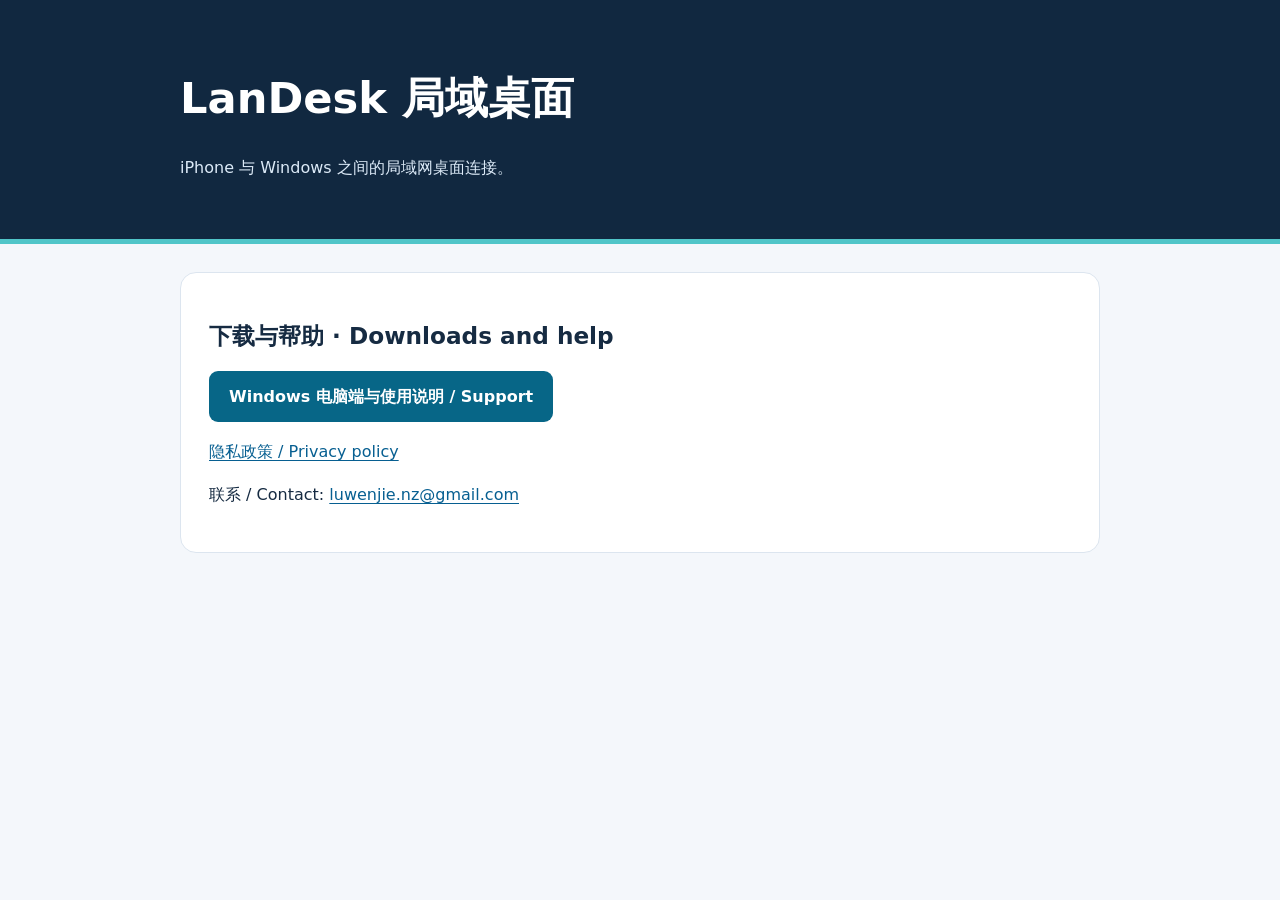
<file: index.html>
<!doctype html><html lang="zh-Hans"><head><meta charset="utf-8"><meta name="viewport" content="width=device-width,initial-scale=1"><title>LanDesk 局域桌面</title><link rel="stylesheet" href="style.css"></head><body><header><h1>LanDesk 局域桌面</h1><p>iPhone 与 Windows 之间的局域网桌面连接。</p></header><main><article><h2>下载与帮助 · Downloads and help</h2><p><a class="button" href="support.html">Windows 电脑端与使用说明 / Support</a></p><p><a href="privacy.html">隐私政策 / Privacy policy</a></p><p>联系 / Contact: <a href="mailto:luwenjie.nz@gmail.com">luwenjie.nz@gmail.com</a></p></article></main></body></html>
</file>
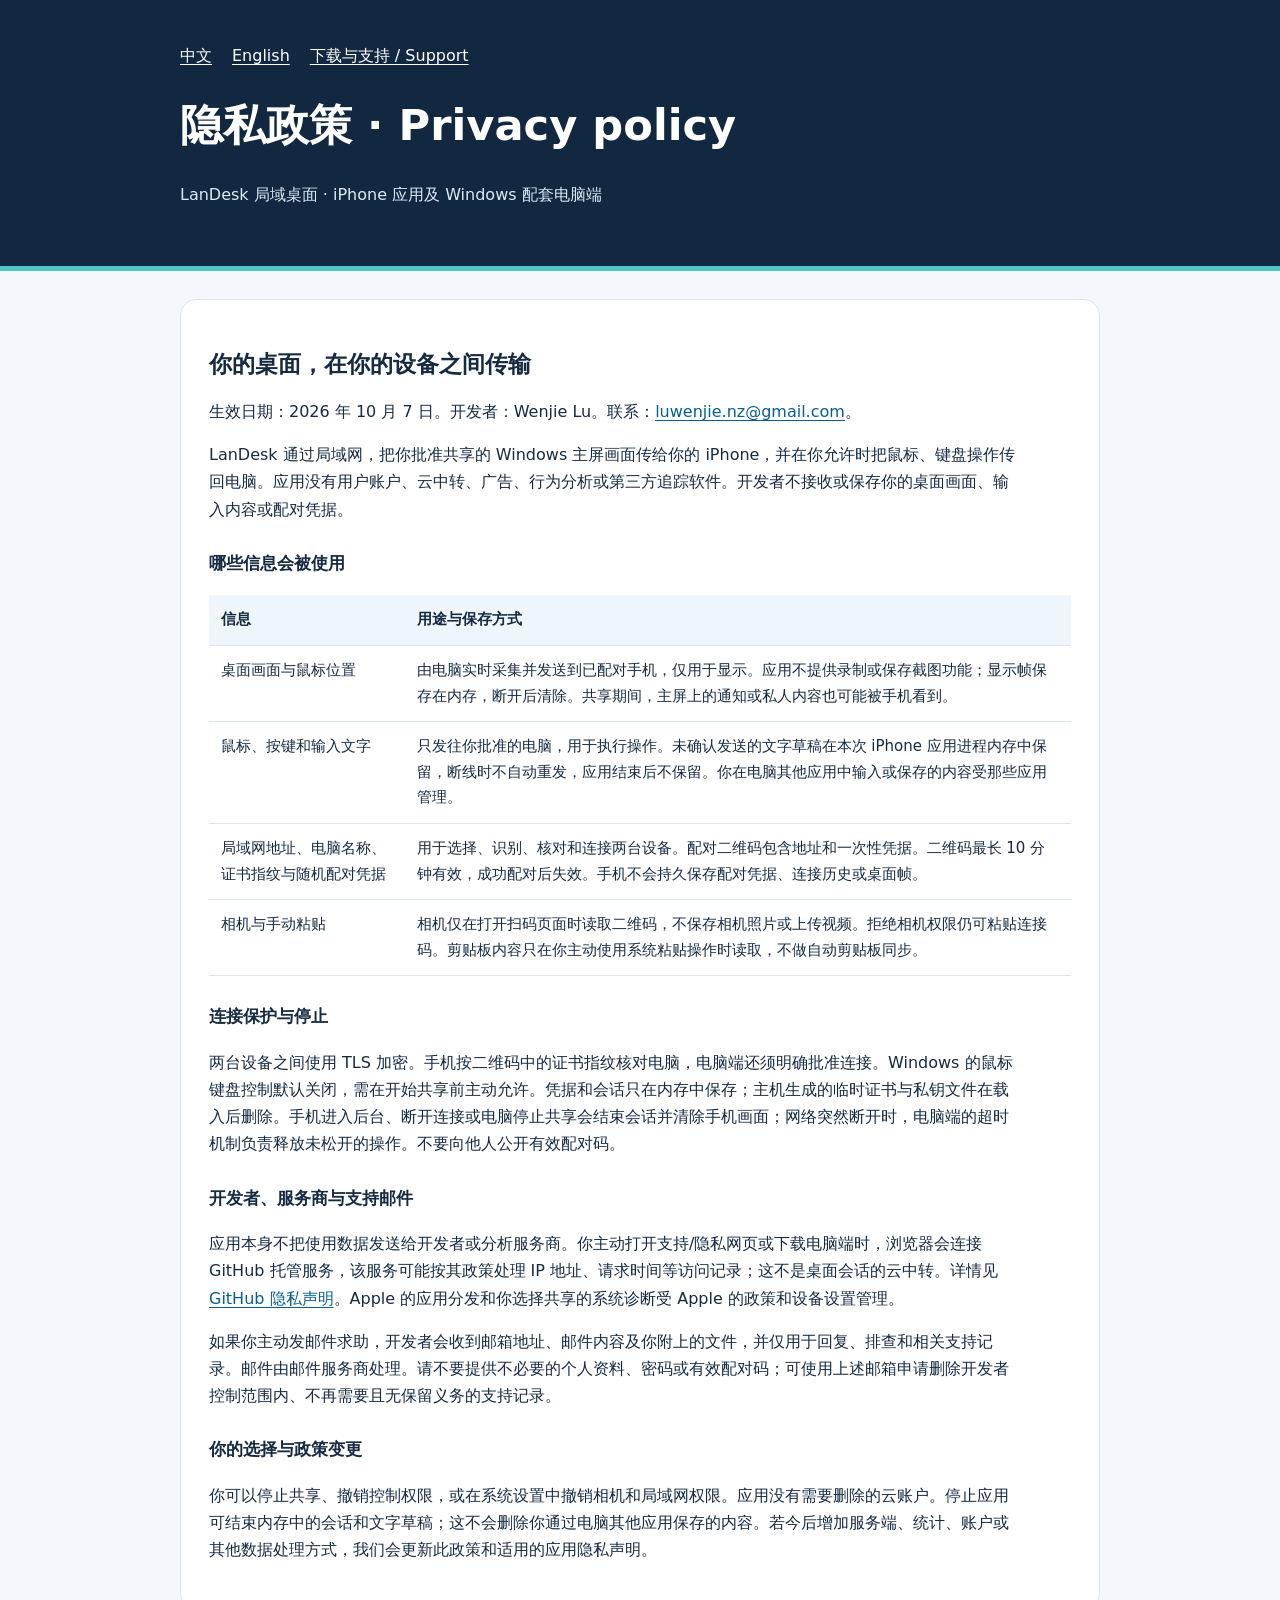
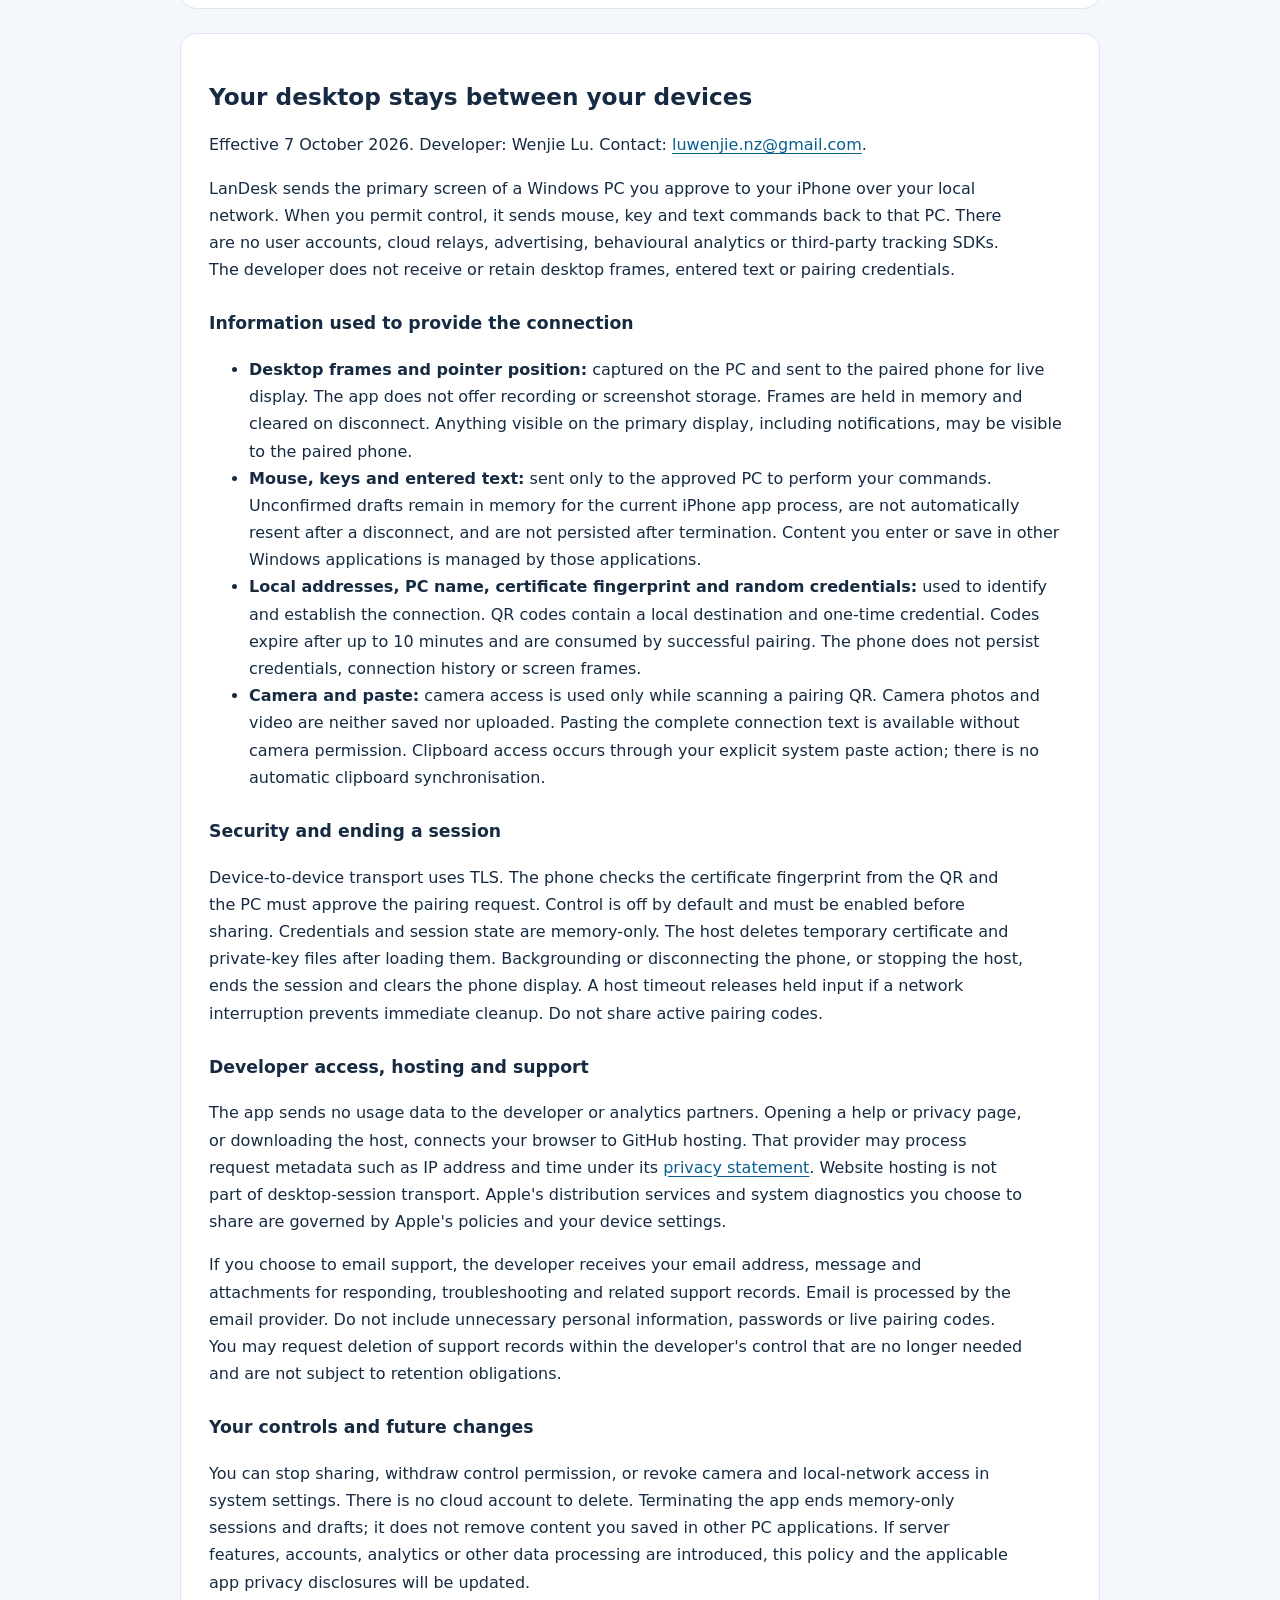
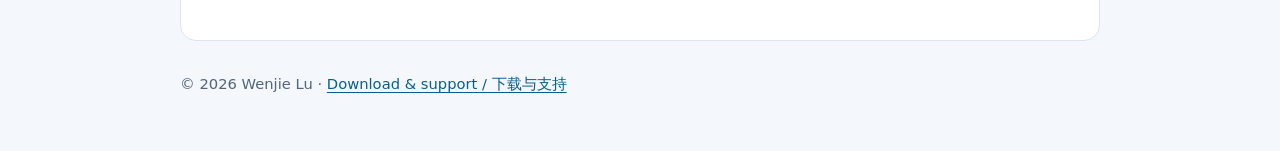
<file: privacy.html>
<!doctype html>
<html lang="zh-Hans"><head><meta charset="utf-8"><meta name="viewport" content="width=device-width,initial-scale=1"><meta name="description" content="LanDesk 局域桌面的数据处理、局域网连接和隐私说明。"><title>LanDesk · 隐私政策 / Privacy</title><link rel="stylesheet" href="style.css"></head><body>
<header><nav aria-label="页面导航"><a href="#zh">中文</a><a href="#en">English</a><a href="support.html">下载与支持 / Support</a></nav><h1>隐私政策 · Privacy policy</h1><p>LanDesk 局域桌面 · iPhone 应用及 Windows 配套电脑端</p></header><main>
<article id="zh" lang="zh-Hans"><h2>你的桌面，在你的设备之间传输</h2><p>生效日期：2026 年 10 月 7 日。开发者：Wenjie Lu。联系：<a href="mailto:luwenjie.nz@gmail.com">luwenjie.nz@gmail.com</a>。</p><p>LanDesk 通过局域网，把你批准共享的 Windows 主屏画面传给你的 iPhone，并在你允许时把鼠标、键盘操作传回电脑。应用没有用户账户、云中转、广告、行为分析或第三方追踪软件。开发者不接收或保存你的桌面画面、输入内容或配对凭据。</p>
<h3>哪些信息会被使用</h3><table><thead><tr><th>信息</th><th>用途与保存方式</th></tr></thead><tbody><tr><td>桌面画面与鼠标位置</td><td>由电脑实时采集并发送到已配对手机，仅用于显示。应用不提供录制或保存截图功能；显示帧保存在内存，断开后清除。共享期间，主屏上的通知或私人内容也可能被手机看到。</td></tr><tr><td>鼠标、按键和输入文字</td><td>只发往你批准的电脑，用于执行操作。未确认发送的文字草稿在本次 iPhone 应用进程内存中保留，断线时不自动重发，应用结束后不保留。你在电脑其他应用中输入或保存的内容受那些应用管理。</td></tr><tr><td>局域网地址、电脑名称、证书指纹与随机配对凭据</td><td>用于选择、识别、核对和连接两台设备。配对二维码包含地址和一次性凭据。二维码最长 10 分钟有效，成功配对后失效。手机不会持久保存配对凭据、连接历史或桌面帧。</td></tr><tr><td>相机与手动粘贴</td><td>相机仅在打开扫码页面时读取二维码，不保存相机照片或上传视频。拒绝相机权限仍可粘贴连接码。剪贴板内容只在你主动使用系统粘贴操作时读取，不做自动剪贴板同步。</td></tr></tbody></table>
<h3>连接保护与停止</h3><p>两台设备之间使用 TLS 加密。手机按二维码中的证书指纹核对电脑，电脑端还须明确批准连接。Windows 的鼠标键盘控制默认关闭，需在开始共享前主动允许。凭据和会话只在内存中保存；主机生成的临时证书与私钥文件在载入后删除。手机进入后台、断开连接或电脑停止共享会结束会话并清除手机画面；网络突然断开时，电脑端的超时机制负责释放未松开的操作。不要向他人公开有效配对码。</p>
<h3>开发者、服务商与支持邮件</h3><p>应用本身不把使用数据发送给开发者或分析服务商。你主动打开支持/隐私网页或下载电脑端时，浏览器会连接 GitHub 托管服务，该服务可能按其政策处理 IP 地址、请求时间等访问记录；这不是桌面会话的云中转。详情见 <a href="https://docs.github.com/en/site-policy/privacy-policies/github-general-privacy-statement">GitHub 隐私声明</a>。Apple 的应用分发和你选择共享的系统诊断受 Apple 的政策和设备设置管理。</p><p>如果你主动发邮件求助，开发者会收到邮箱地址、邮件内容及你附上的文件，并仅用于回复、排查和相关支持记录。邮件由邮件服务商处理。请不要提供不必要的个人资料、密码或有效配对码；可使用上述邮箱申请删除开发者控制范围内、不再需要且无保留义务的支持记录。</p>
<h3>你的选择与政策变更</h3><p>你可以停止共享、撤销控制权限，或在系统设置中撤销相机和局域网权限。应用没有需要删除的云账户。停止应用可结束内存中的会话和文字草稿；这不会删除你通过电脑其他应用保存的内容。若今后增加服务端、统计、账户或其他数据处理方式，我们会更新此政策和适用的应用隐私声明。</p></article>
<article id="en" lang="en"><h2>Your desktop stays between your devices</h2><p>Effective 7 October 2026. Developer: Wenjie Lu. Contact: <a href="mailto:luwenjie.nz@gmail.com">luwenjie.nz@gmail.com</a>.</p><p>LanDesk sends the primary screen of a Windows PC you approve to your iPhone over your local network. When you permit control, it sends mouse, key and text commands back to that PC. There are no user accounts, cloud relays, advertising, behavioural analytics or third-party tracking SDKs. The developer does not receive or retain desktop frames, entered text or pairing credentials.</p>
<h3>Information used to provide the connection</h3><ul><li><strong>Desktop frames and pointer position:</strong> captured on the PC and sent to the paired phone for live display. The app does not offer recording or screenshot storage. Frames are held in memory and cleared on disconnect. Anything visible on the primary display, including notifications, may be visible to the paired phone.</li><li><strong>Mouse, keys and entered text:</strong> sent only to the approved PC to perform your commands. Unconfirmed drafts remain in memory for the current iPhone app process, are not automatically resent after a disconnect, and are not persisted after termination. Content you enter or save in other Windows applications is managed by those applications.</li><li><strong>Local addresses, PC name, certificate fingerprint and random credentials:</strong> used to identify and establish the connection. QR codes contain a local destination and one-time credential. Codes expire after up to 10 minutes and are consumed by successful pairing. The phone does not persist credentials, connection history or screen frames.</li><li><strong>Camera and paste:</strong> camera access is used only while scanning a pairing QR. Camera photos and video are neither saved nor uploaded. Pasting the complete connection text is available without camera permission. Clipboard access occurs through your explicit system paste action; there is no automatic clipboard synchronisation.</li></ul>
<h3>Security and ending a session</h3><p>Device-to-device transport uses TLS. The phone checks the certificate fingerprint from the QR and the PC must approve the pairing request. Control is off by default and must be enabled before sharing. Credentials and session state are memory-only. The host deletes temporary certificate and private-key files after loading them. Backgrounding or disconnecting the phone, or stopping the host, ends the session and clears the phone display. A host timeout releases held input if a network interruption prevents immediate cleanup. Do not share active pairing codes.</p>
<h3>Developer access, hosting and support</h3><p>The app sends no usage data to the developer or analytics partners. Opening a help or privacy page, or downloading the host, connects your browser to GitHub hosting. That provider may process request metadata such as IP address and time under its <a href="https://docs.github.com/en/site-policy/privacy-policies/github-general-privacy-statement">privacy statement</a>. Website hosting is not part of desktop-session transport. Apple's distribution services and system diagnostics you choose to share are governed by Apple's policies and your device settings.</p><p>If you choose to email support, the developer receives your email address, message and attachments for responding, troubleshooting and related support records. Email is processed by the email provider. Do not include unnecessary personal information, passwords or live pairing codes. You may request deletion of support records within the developer's control that are no longer needed and are not subject to retention obligations.</p>
<h3>Your controls and future changes</h3><p>You can stop sharing, withdraw control permission, or revoke camera and local-network access in system settings. There is no cloud account to delete. Terminating the app ends memory-only sessions and drafts; it does not remove content you saved in other PC applications. If server features, accounts, analytics or other data processing are introduced, this policy and the applicable app privacy disclosures will be updated.</p></article>
</main><footer>© 2026 Wenjie Lu · <a href="support.html">Download &amp; support / 下载与支持</a></footer></body></html>
</file>
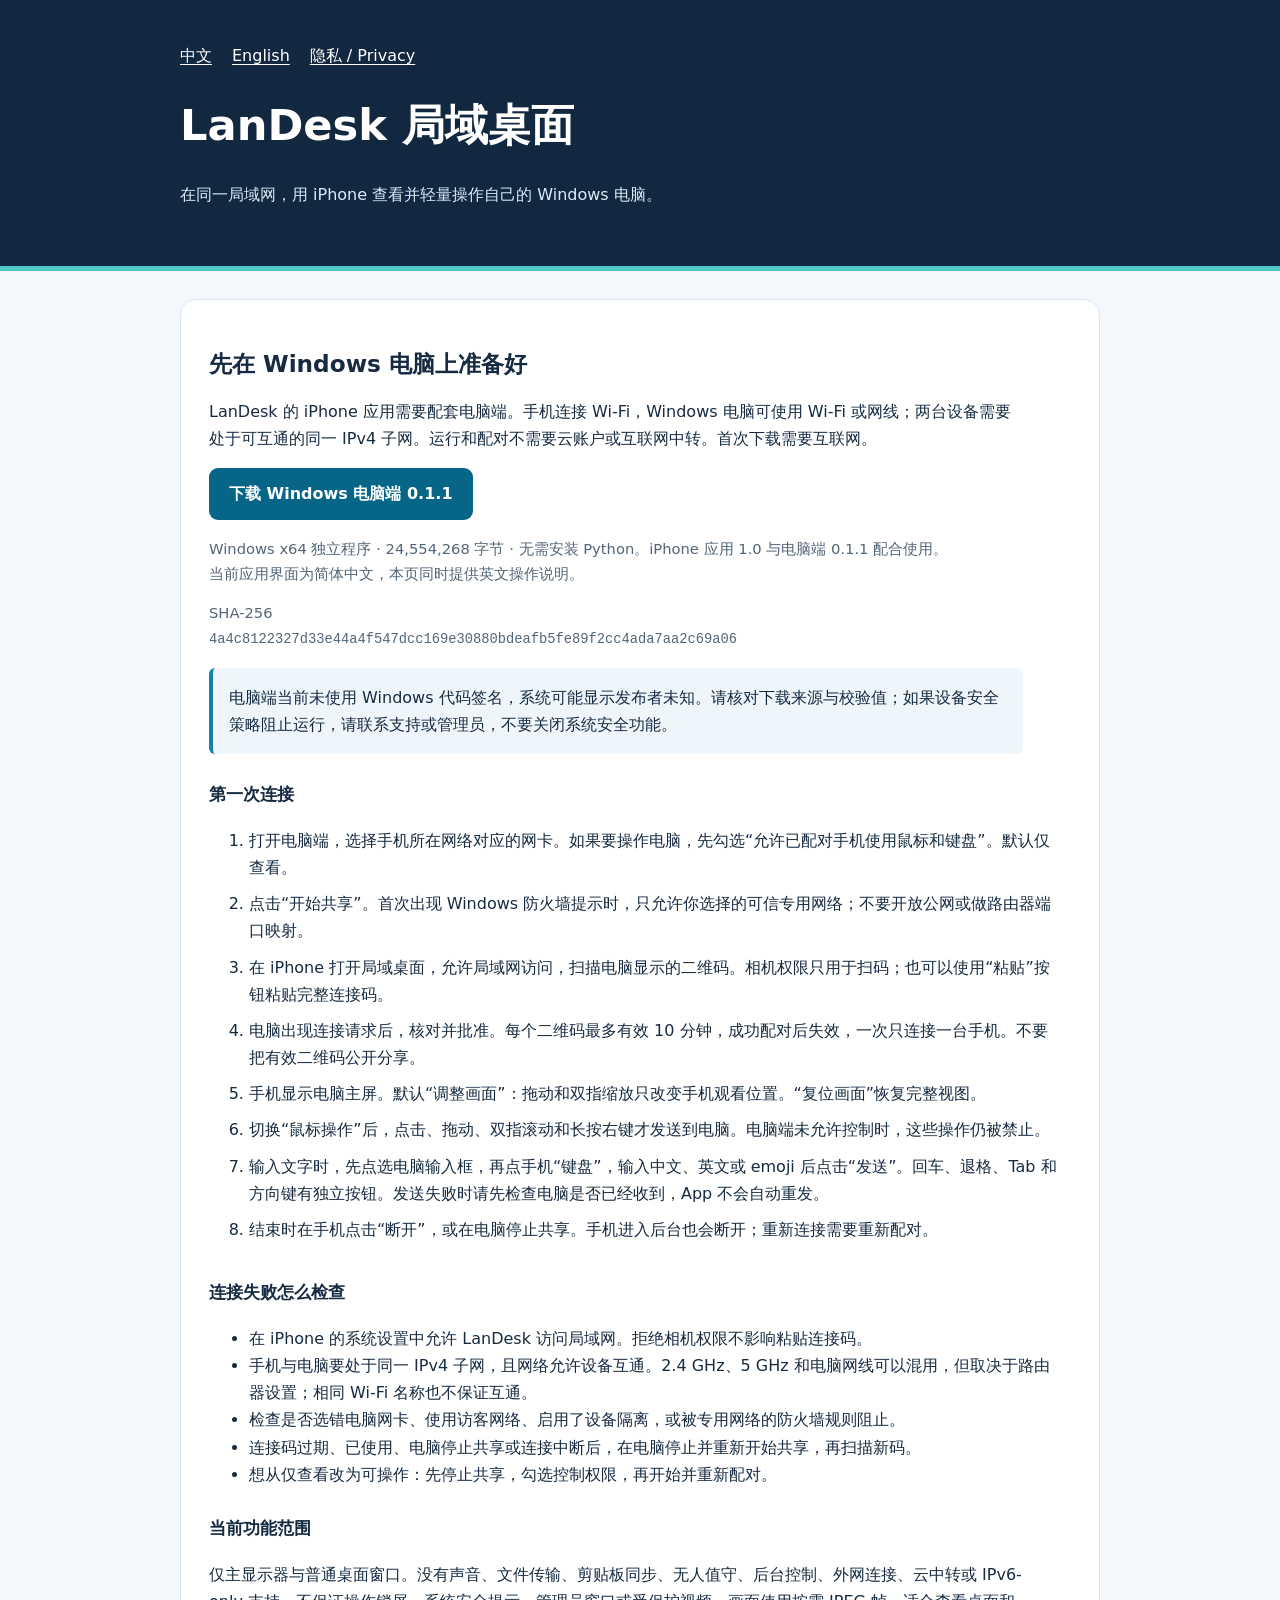
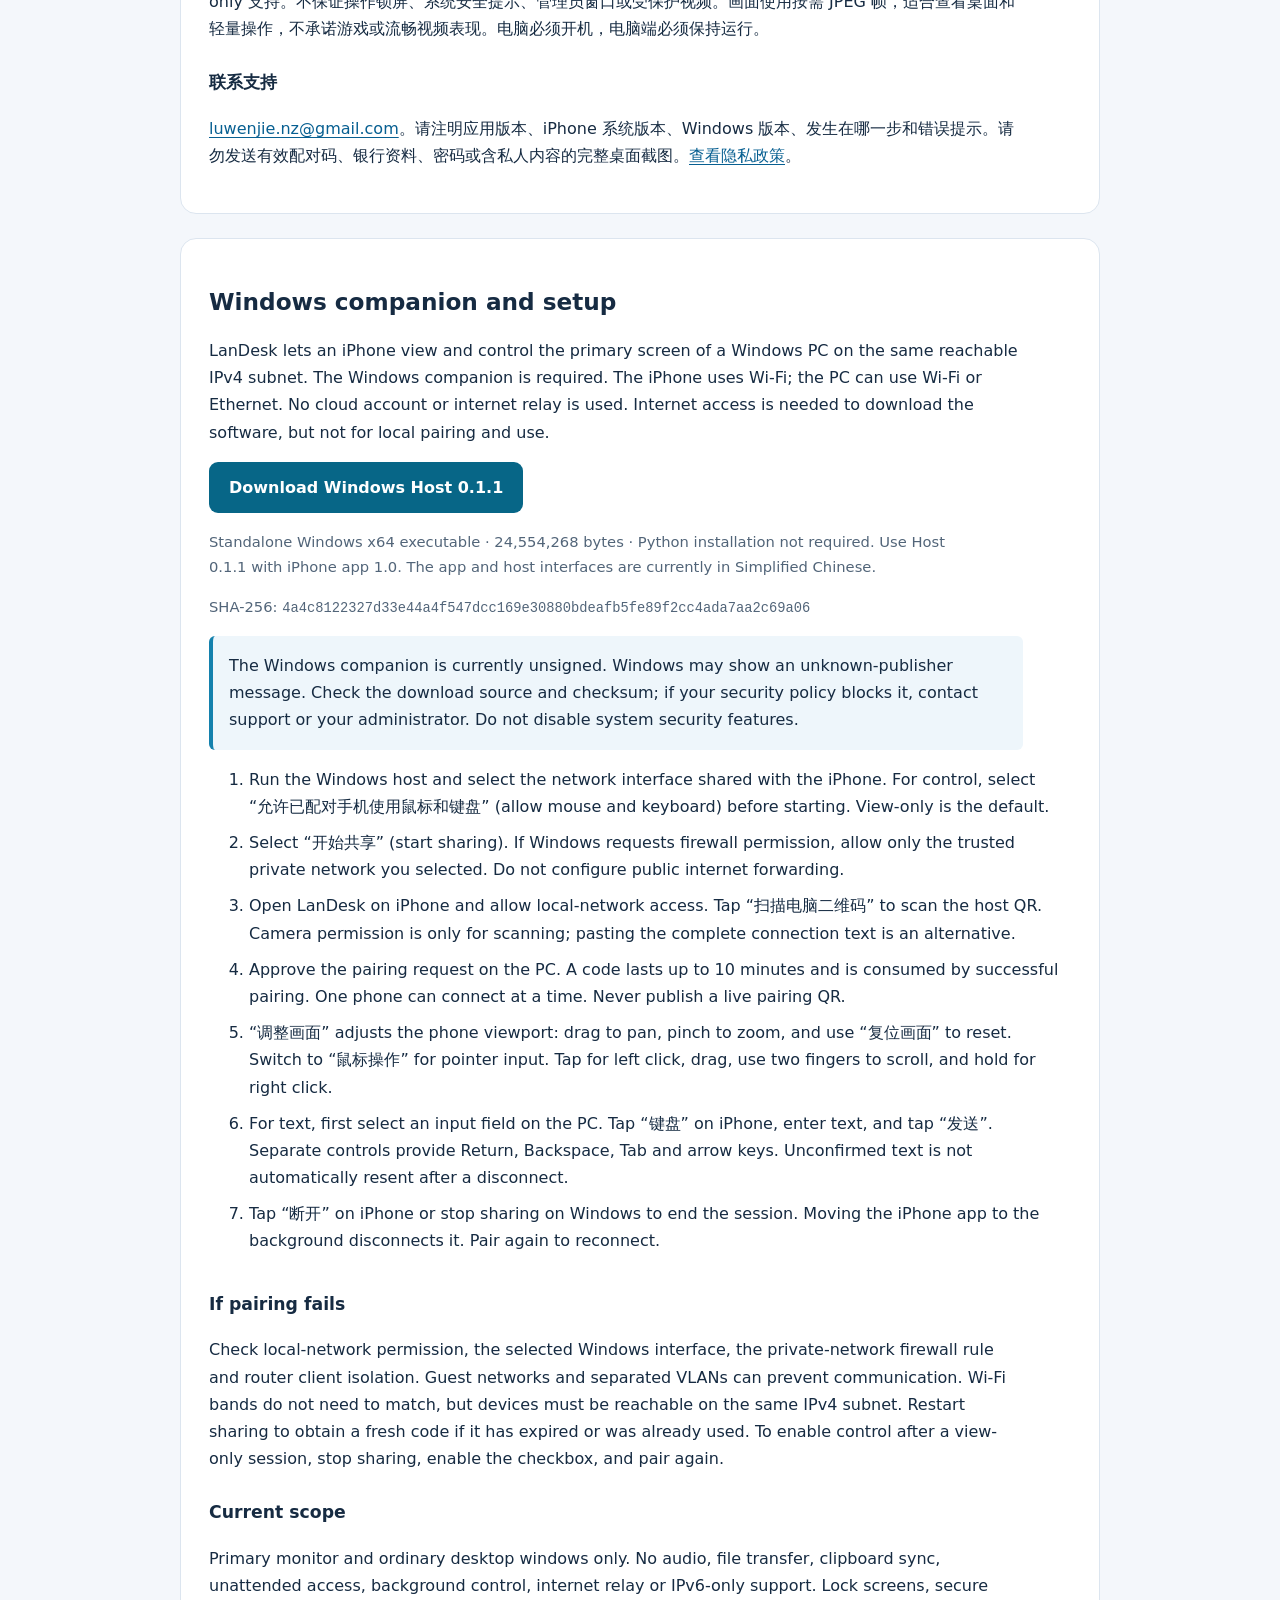
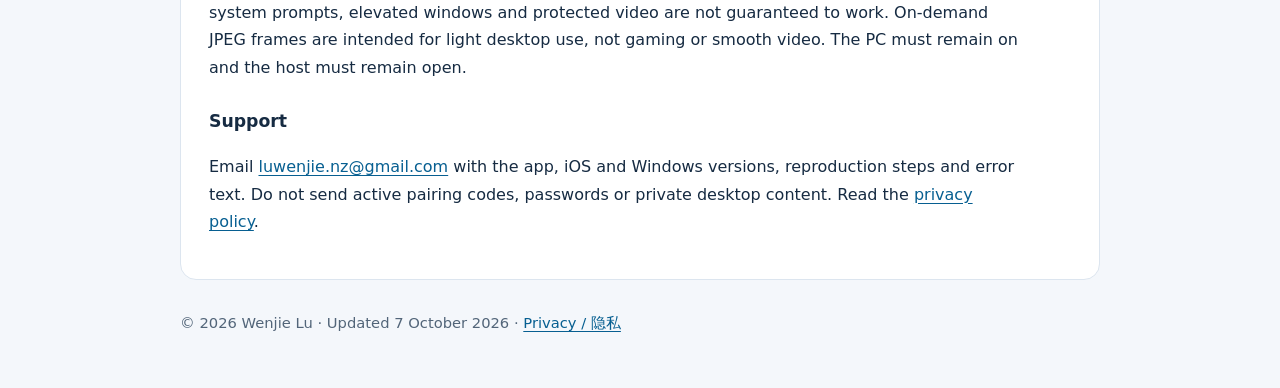
<file: support.html>
<!doctype html>
<html lang="zh-Hans"><head><meta charset="utf-8"><meta name="viewport" content="width=device-width,initial-scale=1"><meta name="description" content="LanDesk 局域桌面：Windows 电脑端下载、iPhone 配对说明和技术支持。"><title>LanDesk 局域桌面 · 下载与支持</title><link rel="stylesheet" href="style.css"></head>
<body><header><nav aria-label="页面导航"><a href="#zh">中文</a><a href="#en">English</a><a href="privacy.html">隐私 / Privacy</a></nav><h1>LanDesk 局域桌面</h1><p>在同一局域网，用 iPhone 查看并轻量操作自己的 Windows 电脑。</p></header><main>
<article id="zh" lang="zh-Hans"><h2>先在 Windows 电脑上准备好</h2><p>LanDesk 的 iPhone 应用需要配套电脑端。手机连接 Wi-Fi，Windows 电脑可使用 Wi-Fi 或网线；两台设备需要处于可互通的同一 IPv4 子网。运行和配对不需要云账户或互联网中转。首次下载需要互联网。</p>
<p><a class="button" href="https://github.com/wenjielogic/LanDesk-Downloads/releases/download/host-0.1.1/LanDesk-Host-0.1.1.exe">下载 Windows 电脑端 0.1.1</a></p>
<p class="small">Windows x64 独立程序 · 24,554,268 字节 · 无需安装 Python。iPhone 应用 1.0 与电脑端 0.1.1 配合使用。当前应用界面为简体中文，本页同时提供英文操作说明。</p>
<p class="small">SHA-256<br><code>4a4c8122327d33e44a4f547dcc169e30880bdeafb5fe89f2cc4ada7aa2c69a06</code></p>
<p class="note">电脑端当前未使用 Windows 代码签名，系统可能显示发布者未知。请核对下载来源与校验值；如果设备安全策略阻止运行，请联系支持或管理员，不要关闭系统安全功能。</p>
<h3>第一次连接</h3><ol class="steps"><li>打开电脑端，选择手机所在网络对应的网卡。如果要操作电脑，先勾选“允许已配对手机使用鼠标和键盘”。默认仅查看。</li><li>点击“开始共享”。首次出现 Windows 防火墙提示时，只允许你选择的可信专用网络；不要开放公网或做路由器端口映射。</li><li>在 iPhone 打开局域桌面，允许局域网访问，扫描电脑显示的二维码。相机权限只用于扫码；也可以使用“粘贴”按钮粘贴完整连接码。</li><li>电脑出现连接请求后，核对并批准。每个二维码最多有效 10 分钟，成功配对后失效，一次只连接一台手机。不要把有效二维码公开分享。</li><li>手机显示电脑主屏。默认“调整画面”：拖动和双指缩放只改变手机观看位置。“复位画面”恢复完整视图。</li><li>切换“鼠标操作”后，点击、拖动、双指滚动和长按右键才发送到电脑。电脑端未允许控制时，这些操作仍被禁止。</li><li>输入文字时，先点选电脑输入框，再点手机“键盘”，输入中文、英文或 emoji 后点击“发送”。回车、退格、Tab 和方向键有独立按钮。发送失败时请先检查电脑是否已经收到，App 不会自动重发。</li><li>结束时在手机点击“断开”，或在电脑停止共享。手机进入后台也会断开；重新连接需要重新配对。</li></ol>
<h3>连接失败怎么检查</h3><ul><li>在 iPhone 的系统设置中允许 LanDesk 访问局域网。拒绝相机权限不影响粘贴连接码。</li><li>手机与电脑要处于同一 IPv4 子网，且网络允许设备互通。2.4 GHz、5 GHz 和电脑网线可以混用，但取决于路由器设置；相同 Wi-Fi 名称也不保证互通。</li><li>检查是否选错电脑网卡、使用访客网络、启用了设备隔离，或被专用网络的防火墙规则阻止。</li><li>连接码过期、已使用、电脑停止共享或连接中断后，在电脑停止并重新开始共享，再扫描新码。</li><li>想从仅查看改为可操作：先停止共享，勾选控制权限，再开始并重新配对。</li></ul>
<h3>当前功能范围</h3><p>仅主显示器与普通桌面窗口。没有声音、文件传输、剪贴板同步、无人值守、后台控制、外网连接、云中转或 IPv6-only 支持。不保证操作锁屏、系统安全提示、管理员窗口或受保护视频。画面使用按需 JPEG 帧，适合查看桌面和轻量操作，不承诺游戏或流畅视频表现。电脑必须开机，电脑端必须保持运行。</p>
<h3>联系支持</h3><p><a href="mailto:luwenjie.nz@gmail.com">luwenjie.nz@gmail.com</a>。请注明应用版本、iPhone 系统版本、Windows 版本、发生在哪一步和错误提示。请勿发送有效配对码、银行资料、密码或含私人内容的完整桌面截图。<a href="privacy.html#zh">查看隐私政策</a>。</p></article>
<article id="en" lang="en"><h2>Windows companion and setup</h2><p>LanDesk lets an iPhone view and control the primary screen of a Windows PC on the same reachable IPv4 subnet. The Windows companion is required. The iPhone uses Wi-Fi; the PC can use Wi-Fi or Ethernet. No cloud account or internet relay is used. Internet access is needed to download the software, but not for local pairing and use.</p>
<p><a class="button" href="https://github.com/wenjielogic/LanDesk-Downloads/releases/download/host-0.1.1/LanDesk-Host-0.1.1.exe">Download Windows Host 0.1.1</a></p><p class="small">Standalone Windows x64 executable · 24,554,268 bytes · Python installation not required. Use Host 0.1.1 with iPhone app 1.0. The app and host interfaces are currently in Simplified Chinese.</p><p class="small">SHA-256: <code>4a4c8122327d33e44a4f547dcc169e30880bdeafb5fe89f2cc4ada7aa2c69a06</code></p>
<p class="note">The Windows companion is currently unsigned. Windows may show an unknown-publisher message. Check the download source and checksum; if your security policy blocks it, contact support or your administrator. Do not disable system security features.</p>
<ol class="steps"><li>Run the Windows host and select the network interface shared with the iPhone. For control, select “允许已配对手机使用鼠标和键盘” (allow mouse and keyboard) before starting. View-only is the default.</li><li>Select “开始共享” (start sharing). If Windows requests firewall permission, allow only the trusted private network you selected. Do not configure public internet forwarding.</li><li>Open LanDesk on iPhone and allow local-network access. Tap “扫描电脑二维码” to scan the host QR. Camera permission is only for scanning; pasting the complete connection text is an alternative.</li><li>Approve the pairing request on the PC. A code lasts up to 10 minutes and is consumed by successful pairing. One phone can connect at a time. Never publish a live pairing QR.</li><li>“调整画面” adjusts the phone viewport: drag to pan, pinch to zoom, and use “复位画面” to reset. Switch to “鼠标操作” for pointer input. Tap for left click, drag, use two fingers to scroll, and hold for right click.</li><li>For text, first select an input field on the PC. Tap “键盘” on iPhone, enter text, and tap “发送”. Separate controls provide Return, Backspace, Tab and arrow keys. Unconfirmed text is not automatically resent after a disconnect.</li><li>Tap “断开” on iPhone or stop sharing on Windows to end the session. Moving the iPhone app to the background disconnects it. Pair again to reconnect.</li></ol>
<h3>If pairing fails</h3><p>Check local-network permission, the selected Windows interface, the private-network firewall rule and router client isolation. Guest networks and separated VLANs can prevent communication. Wi-Fi bands do not need to match, but devices must be reachable on the same IPv4 subnet. Restart sharing to obtain a fresh code if it has expired or was already used. To enable control after a view-only session, stop sharing, enable the checkbox, and pair again.</p>
<h3>Current scope</h3><p>Primary monitor and ordinary desktop windows only. No audio, file transfer, clipboard sync, unattended access, background control, internet relay or IPv6-only support. Lock screens, secure system prompts, elevated windows and protected video are not guaranteed to work. On-demand JPEG frames are intended for light desktop use, not gaming or smooth video. The PC must remain on and the host must remain open.</p>
<h3>Support</h3><p>Email <a href="mailto:luwenjie.nz@gmail.com">luwenjie.nz@gmail.com</a> with the app, iOS and Windows versions, reproduction steps and error text. Do not send active pairing codes, passwords or private desktop content. Read the <a href="privacy.html#en">privacy policy</a>.</p></article>
</main><footer>© 2026 Wenjie Lu · Updated 7 October 2026 · <a href="privacy.html">Privacy / 隐私</a></footer></body></html>
</file>
<file: style.css>
:root{color-scheme:light;font-family:system-ui,-apple-system,"Segoe UI","Microsoft YaHei",sans-serif;color:#162b42;background:#f4f7fb;line-height:1.7}*{box-sizing:border-box}body{margin:0}header{background:#112840;color:#fff;padding:42px max(22px,calc((100vw - 920px)/2));border-bottom:5px solid #50c5c8}header p{color:#dceaf7;max-width:740px}nav a{color:inherit;margin-right:20px}main{max-width:960px;margin:28px auto;padding:0 20px}article{background:#fff;padding:28px;margin:24px 0;border:1px solid #dce5ef;border-radius:16px}h1{font-size:clamp(1.8rem,5vw,2.7rem);line-height:1.25}h2{font-size:1.45rem;line-height:1.35}h3{font-size:1.08rem;margin-top:26px}p,li{max-width:80ch}a{color:#075f91;text-underline-offset:3px}a.button{display:inline-block;background:#076687;color:white;text-decoration:none;border-radius:9px;padding:12px 20px;font-weight:650}a:focus-visible{outline:3px solid #edbd4b;outline-offset:4px}.note{background:#eef6fb;padding:16px;border-left:4px solid #1481ad;border-radius:6px}.small,footer{font-size:.92rem;color:#526579}code{font-size:.86rem;word-break:break-all}footer{max-width:960px;margin:30px auto;padding:0 20px 25px}.steps li{padding-bottom:9px}table{border-collapse:collapse;width:100%;font-size:.94rem}th,td{padding:12px;text-align:left;vertical-align:top;border-bottom:1px solid #dce5ef}th{background:#eef6fb}@media(max-width:640px){article{padding:20px}header{padding:30px 20px}table,tbody,tr,td{display:block}thead{display:none}td:first-child{font-weight:bold;border-bottom:0;padding-bottom:0}}
</file>
